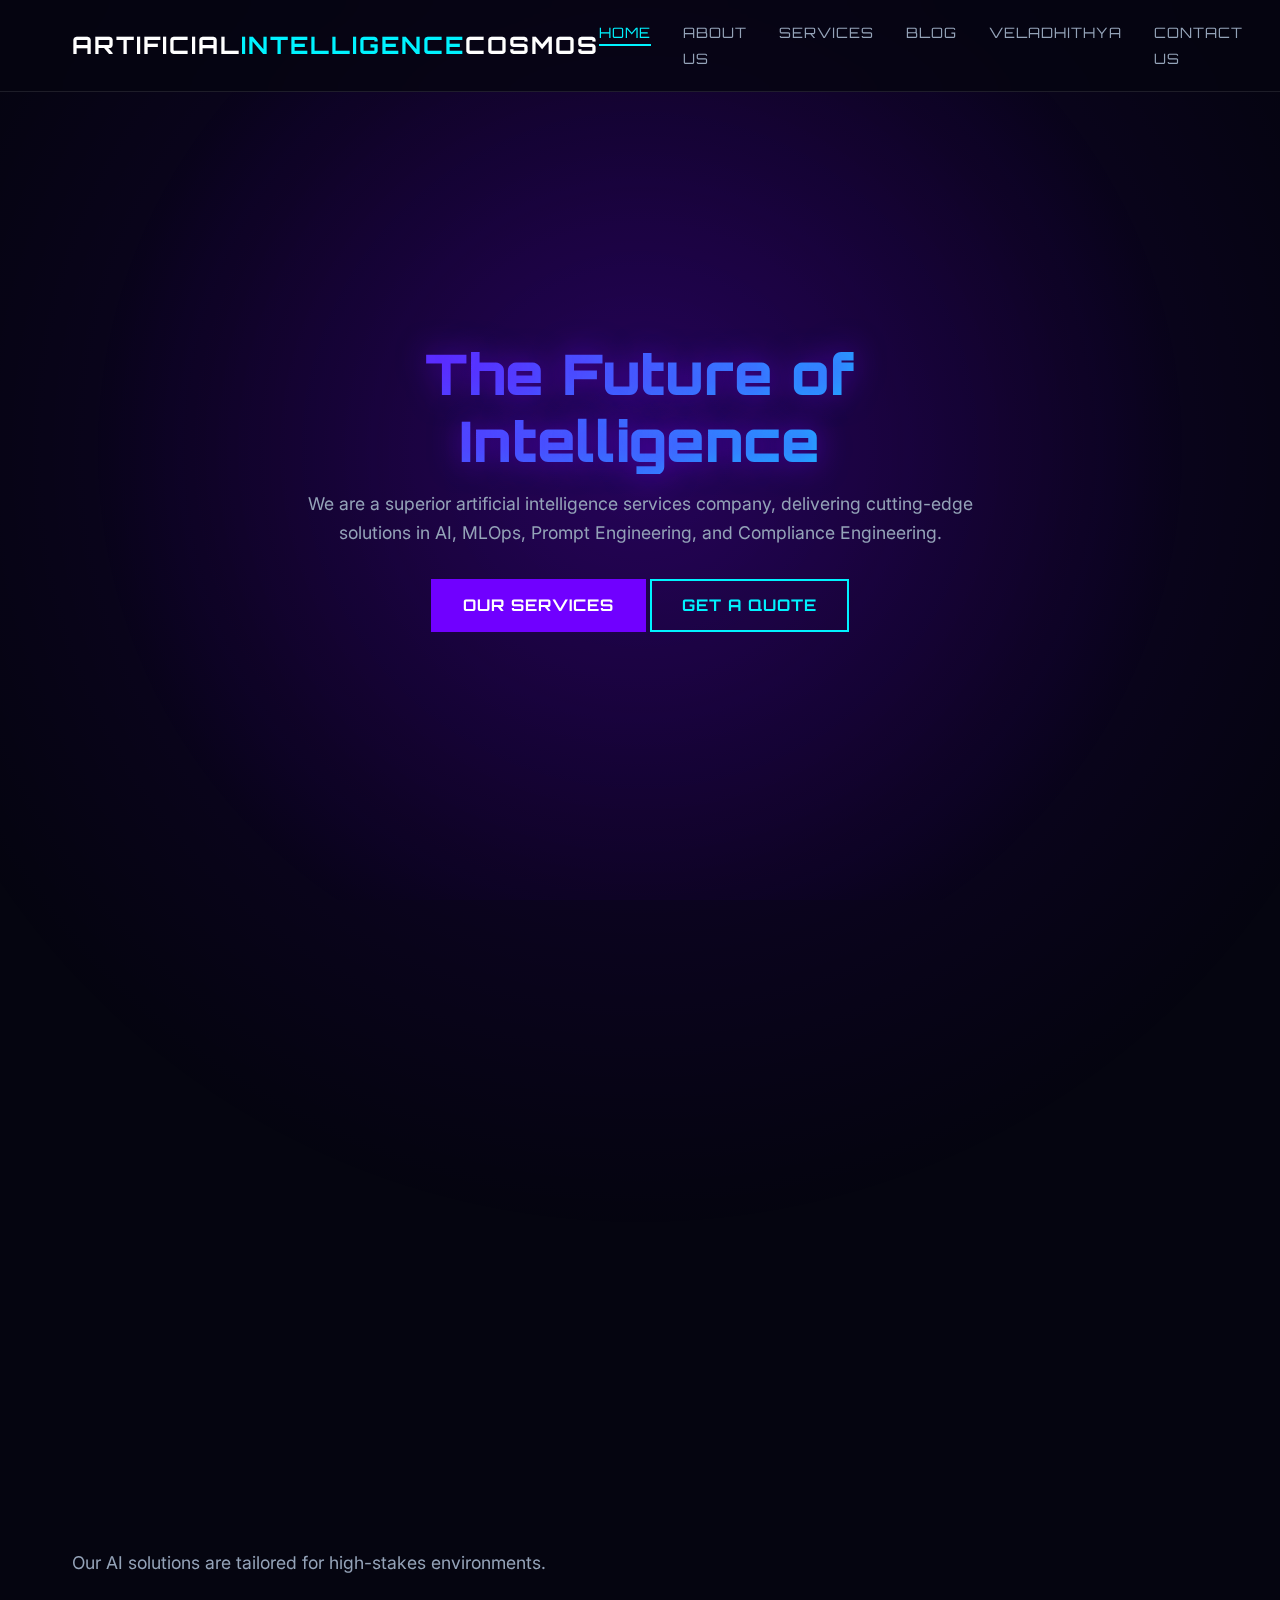
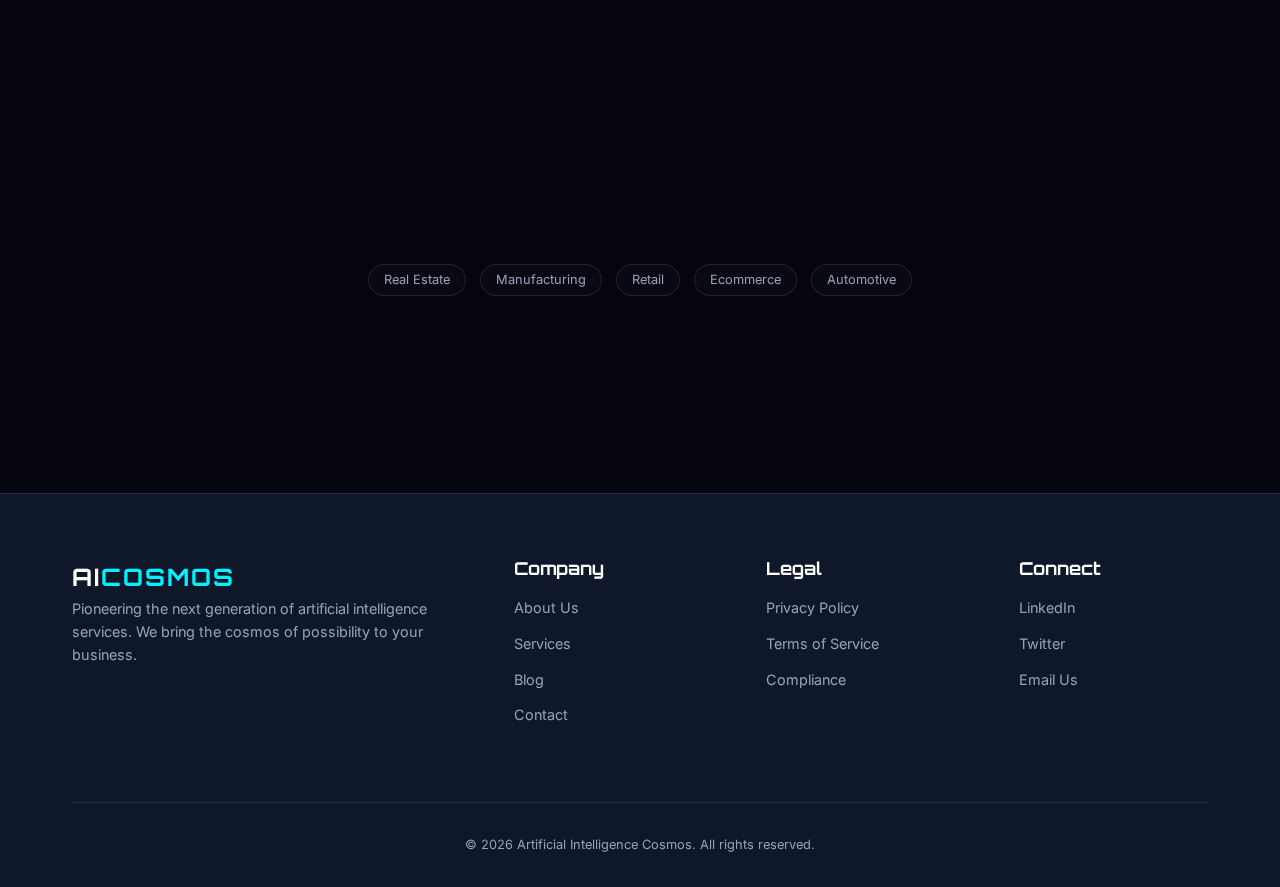
<file: index.html>
<!DOCTYPE html>
<html lang="en">

<head>
    <meta charset="UTF-8">
    <meta name="viewport" content="width=device-width, initial-scale=1.0">
    <title>Artificial Intelligence Cosmos | Superior AI Solutions</title>
    <!-- Fonts -->
    <link
        href="https://fonts.googleapis.com/css2?family=Orbitron:wght@400;700;900&family=Inter:wght@300;400;600&display=swap"
        rel="stylesheet">
    <!-- CSS -->
    <link rel="stylesheet" href="css/style.css">
    <!-- Meta -->
    <meta name="description"
        content="Artificial Intelligence Cosmos - A superior AI services company specializing in MLOps, Prompt Engineering, Compliance, and Neural Networks for Finance, Energy, and more.">
</head>

<body>

    <!-- Header -->
    <header>
        <div class="container nav-container">
            <div class="logo">
                Artificial<span>Intelligence</span>Cosmos
            </div>
            <div class="mobile-toggle">☰</div>
            <nav>
                <ul>
                    <li><a href="index.html" class="active">Home</a></li>
                    <li><a href="about.html">About Us</a></li>
                    <li><a href="services.html">Services</a></li>
                    <li><a href="blog.html">Blog</a></li>
                    <li><a href="veladhithya.html">Veladhithya</a></li>
                    <li><a href="contact.html">Contact Us</a></li>
                </ul>
            </nav>
        </div>
    </header>

    <!-- Hero Section -->
    <section class="hero">
        <div class="hero-bg"></div>
        <div class="container hero-content">
            <h1>The Future of Intelligence</h1>
            <p>We are a superior artificial intelligence services company, delivering cutting-edge solutions in AI,
                MLOps, Prompt Engineering, and Compliance Engineering.</p>
            <div class="cta-group">
                <a href="#services" class="btn btn-primary">Our Services</a>
                <a href="contact.html" class="btn">Get a Quote</a>
            </div>
        </div>
    </section>

    <!-- Services Preview -->
    <section id="services" class="section">
        <div class="container">
            <h2 class="section-title">Superior Capabilities</h2>
            <div class="grid grid-3">
                <div class="card">
                    <div class="service-icon">🧠</div>
                    <h3>Neural Networks</h3>
                    <p>Advanced deep learning architectures designed to solve complex pattern recognition problems.</p>
                </div>
                <div class="card">
                    <div class="service-icon">⚙️</div>
                    <h3>MLOps Excellence</h3>
                    <p>Robust machine learning operations pipelines ensuring seamless deployment and monitoring.</p>
                </div>
                <div class="card">
                    <div class="service-icon">💬</div>
                    <h3>Prompt Engineering</h3>
                    <p>Optimizing large language model interactions for precise and creative outputs.</p>
                </div>
            </div>
        </div>
    </section>

    <!-- Industries Section -->
    <section class="section">
        <div class="container">
            <h2>Transforming Industries</h2>
            <p>Our AI solutions are tailored for high-stakes environments.</p>
            <div class="grid grid-4">
                <div class="card industry-card">
                    <h4>Finance & Banking</h4>
                    <p>Fraud detection, algorithmic trading, and risk assessment.</p>
                </div>
                <div class="card industry-card">
                    <h4>Oil, Gas & Energy</h4>
                    <p>Predictive maintenance and resource optimization.</p>
                </div>
                <div class="card industry-card">
                    <h4>Healthcare (Neural)</h4>
                    <p>Diagnostic imaging and personalized medicine.</p>
                </div>
                <div class="card industry-card">
                    <h4>Legal & Gov</h4>
                    <p>Document analysis and regulatory compliance.</p>
                </div>
            </div>
            <div style="margin-top: 2rem; text-align: center;">
                <span class="industry-tag">Real Estate</span>
                <span class="industry-tag">Manufacturing</span>
                <span class="industry-tag">Retail</span>
                <span class="industry-tag">Ecommerce</span>
                <span class="industry-tag">Automotive</span>
            </div>
        </div>
    </section>

    <!-- Footer -->
    <footer>
        <div class="container">
            <div class="footer-grid">
                <div class="footer-info">
                    <div class="logo">AI<span>Cosmos</span></div>
                    <p>Pioneering the next generation of artificial intelligence services. We bring the cosmos of
                        possibility to your business.</p>
                </div>
                <div class="footer-links">
                    <h4>Company</h4>
                    <ul>
                        <li><a href="about.html">About Us</a></li>
                        <li><a href="services.html">Services</a></li>
                        <li><a href="blog.html">Blog</a></li>
                        <li><a href="contact.html">Contact</a></li>
                    </ul>
                </div>
                <div class="footer-links">
                    <h4>Legal</h4>
                    <ul>
                        <li><a href="#">Privacy Policy</a></li>
                        <li><a href="#">Terms of Service</a></li>
                        <li><a href="#">Compliance</a></li>
                    </ul>
                </div>
                <div class="footer-links">
                    <h4>Connect</h4>
                    <ul>
                        <li><a href="#">LinkedIn</a></li>
                        <li><a href="#">Twitter</a></li>
                        <li><a href="mailto:veladhithya5@gmail.com">Email Us</a></li>
                    </ul>
                </div>
            </div>
            <div class="copyright">
                &copy; 2026 Artificial Intelligence Cosmos. All rights reserved.
            </div>
        </div>
    </footer>

    <script src="js/main.js"></script>
</body>

</html>
</file>
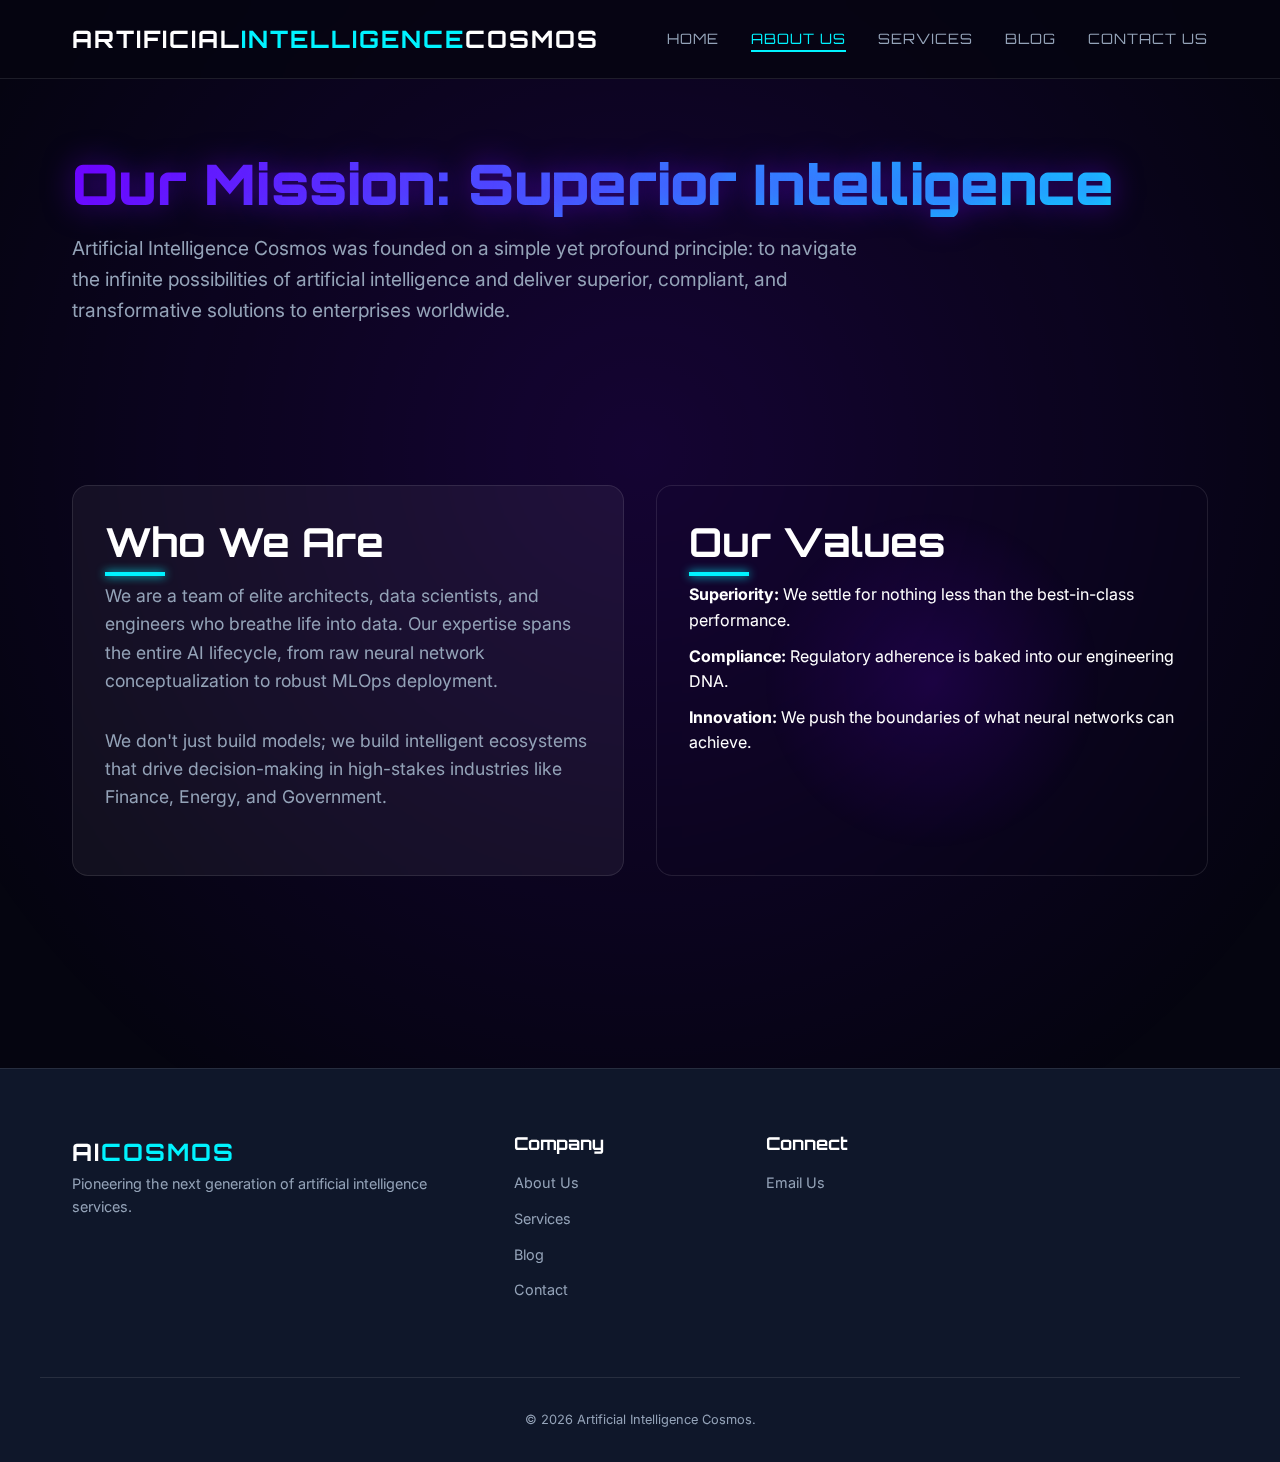
<file: about.html>
<!DOCTYPE html>
<html lang="en">

<head>
    <meta charset="UTF-8">
    <meta name="viewport" content="width=device-width, initial-scale=1.0">
    <title>About Us | Artificial Intelligence Cosmos</title>
    <link
        href="https://fonts.googleapis.com/css2?family=Orbitron:wght@400;700;900&family=Inter:wght@300;400;600&display=swap"
        rel="stylesheet">
    <link rel="stylesheet" href="css/style.css">
</head>

<body>
    <header>
        <div class="container nav-container">
            <div class="logo"><a href="index.html">Artificial<span>Intelligence</span>Cosmos</a></div>
            <div class="mobile-toggle">☰</div>
            <nav>
                <ul>
                    <li><a href="index.html">Home</a></li>
                    <li><a href="about.html" class="active">About Us</a></li>
                    <li><a href="services.html">Services</a></li>
                    <li><a href="blog.html">Blog</a></li>
                    <li><a href="contact.html">Contact Us</a></li>
                </ul>
            </nav>
        </div>
    </header>

    <div class="section" style="padding-top: 150px;">
        <div class="container">
            <h1>Our Mission: Superior Intelligence</h1>
            <p style="font-size: 1.2rem; max-width: 800px;">
                Artificial Intelligence Cosmos was founded on a simple yet profound principle:
                to navigate the infinite possibilities of artificial intelligence and deliver
                superior, compliant, and transformative solutions to enterprises worldwide.
            </p>
        </div>
    </div>

    <section class="section">
        <div class="container grid grid-2">
            <div class="card">
                <h2>Who We Are</h2>
                <p>We are a team of elite architects, data scientists, and engineers who breathe life into data. Our
                    expertise spans the entire AI lifecycle, from raw neural network conceptualization to robust MLOps
                    deployment.</p>
                <p>We don't just build models; we build intelligent ecosystems that drive decision-making in high-stakes
                    industries like Finance, Energy, and Government.</p>
            </div>
            <div class="card" style="background: var(--gradient-bg);">
                <h2>Our Values</h2>
                <ul>
                    <li style="margin-bottom: 10px;"><strong>Superiority:</strong> We settle for nothing less than the
                        best-in-class performance.</li>
                    <li style="margin-bottom: 10px;"><strong>Compliance:</strong> Regulatory adherence is baked into our
                        engineering DNA.</li>
                    <li style="margin-bottom: 10px;"><strong>Innovation:</strong> We push the boundaries of what neural
                        networks can achieve.</li>
                </ul>
            </div>
        </div>
    </section>

    <!-- Footer -->
    <footer>
        <div class="container footer-grid">
            <div class="footer-info">
                <div class="logo">AI<span>Cosmos</span></div>
                <p>Pioneering the next generation of artificial intelligence services.</p>
            </div>
            <div class="footer-links">
                <h4>Company</h4>
                <ul>
                    <li><a href="about.html">About Us</a></li>
                    <li><a href="services.html">Services</a></li>
                    <li><a href="blog.html">Blog</a></li>
                    <li><a href="contact.html">Contact</a></li>
                </ul>
            </div>
            <div class="footer-links">
                <h4>Connect</h4>
                <ul>
                    <li><a href="mailto:veladhithya5@gmail.com">Email Us</a></li>
                </ul>
            </div>
        </div>
        <div class="container copyright">&copy; 2026 Artificial Intelligence Cosmos.</div>
    </footer>
    <script src="js/main.js"></script>
</body>

</html>
</file>
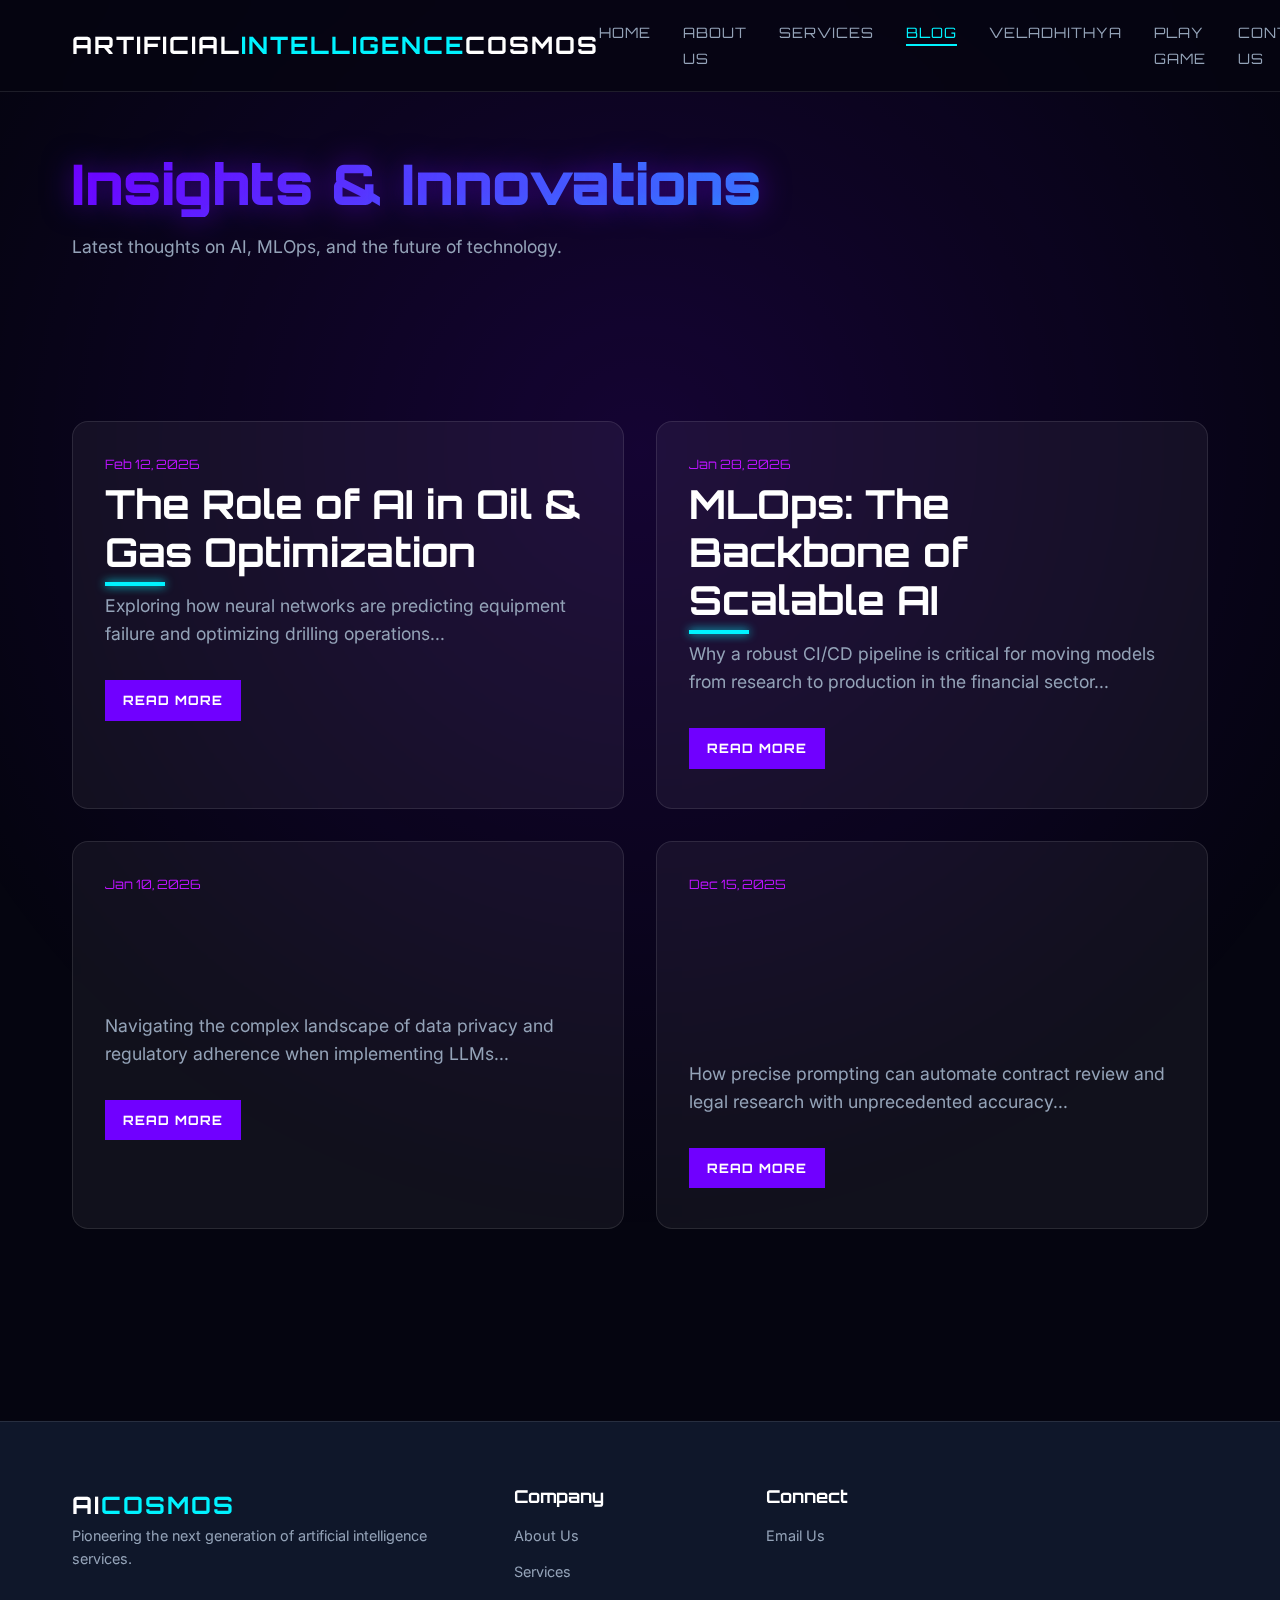
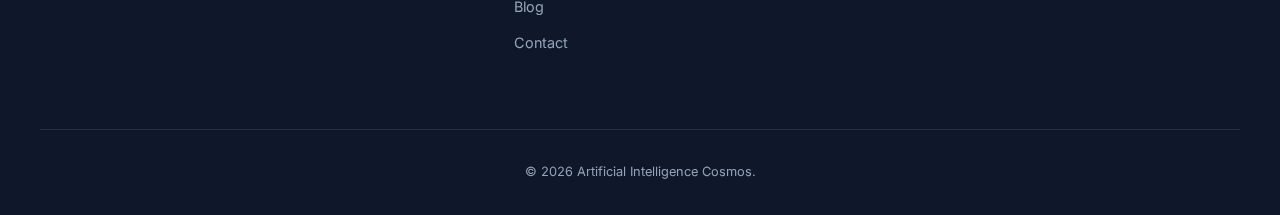
<file: blog.html>
<!DOCTYPE html>
<html lang="en">

<head>
    <meta charset="UTF-8">
    <meta name="viewport" content="width=device-width, initial-scale=1.0">
    <title>Blog | Artificial Intelligence Cosmos</title>
    <link
        href="https://fonts.googleapis.com/css2?family=Orbitron:wght@400;700;900&family=Inter:wght@300;400;600&display=swap"
        rel="stylesheet">
    <link rel="stylesheet" href="css/style.css">
</head>

<body>
    <header>
        <div class="container nav-container">
            <div class="logo"><a href="index.html">Artificial<span>Intelligence</span>Cosmos</a></div>
            <div class="mobile-toggle">☰</div>
            <nav>
                <ul>
                    <li><a href="index.html">Home</a></li>
                    <li><a href="about.html">About Us</a></li>
                    <li><a href="services.html">Services</a></li>
                    <li><a href="blog.html" class="active">Blog</a></li>
                    <li><a href="veladhithya.html">Veladhithya</a></li>
                    <li><a href="game.html" class="btn-game">Play Game</a></li>
                    <li><a href="contact.html">Contact Us</a></li>
                </ul>
            </nav>
        </div>
    </header>

    <div class="section" style="padding-top: 150px;">
        <div class="container">
            <h1>Insights & Innovations</h1>
            <p>Latest thoughts on AI, MLOps, and the future of technology.</p>
        </div>
    </div>

    <section class="section">
        <div class="container grid grid-2">
            <article class="card">
                <span class="blog-date">Feb 12, 2026</span>
                <h2>The Role of AI in Oil & Gas Optimization</h2>
                <p>Exploring how neural networks are predicting equipment failure and optimizing drilling operations...
                </p>
                <a href="#" class="btn btn-primary" style="font-size: 0.8rem; padding: 8px 16px;">Read More</a>
            </article>
            <article class="card">
                <span class="blog-date">Jan 28, 2026</span>
                <h2>MLOps: The Backbone of Scalable AI</h2>
                <p>Why a robust CI/CD pipeline is critical for moving models from research to production in the
                    financial sector...</p>
                <a href="#" class="btn btn-primary" style="font-size: 0.8rem; padding: 8px 16px;">Read More</a>
            </article>
            <article class="card">
                <span class="blog-date">Jan 10, 2026</span>
                <h2>Compliance in the Age of Generative AI</h2>
                <p>Navigating the complex landscape of data privacy and regulatory adherence when implementing LLMs...
                </p>
                <a href="#" class="btn btn-primary" style="font-size: 0.8rem; padding: 8px 16px;">Read More</a>
            </article>
            <article class="card">
                <span class="blog-date">Dec 15, 2025</span>
                <h2>Prompt Engineering for Legal Professionals</h2>
                <p>How precise prompting can automate contract review and legal research with unprecedented accuracy...
                </p>
                <a href="#" class="btn btn-primary" style="font-size: 0.8rem; padding: 8px 16px;">Read More</a>
            </article>
        </div>
    </section>

    <!-- Footer -->
    <footer>
        <div class="container footer-grid">
            <div class="footer-info">
                <div class="logo">AI<span>Cosmos</span></div>
                <p>Pioneering the next generation of artificial intelligence services.</p>
            </div>
            <div class="footer-links">
                <h4>Company</h4>
                <ul>
                    <li><a href="about.html">About Us</a></li>
                    <li><a href="services.html">Services</a></li>
                    <li><a href="blog.html">Blog</a></li>
                    <li><a href="contact.html">Contact</a></li>
                </ul>
            </div>
            <div class="footer-links">
                <h4>Connect</h4>
                <ul>
                    <li><a href="mailto:veladhithya5@gmail.com">Email Us</a></li>
                </ul>
            </div>
        </div>
        <div class="container copyright">&copy; 2026 Artificial Intelligence Cosmos.</div>
    </footer>
    <script src="js/main.js"></script>
</body>

</html>
</file>
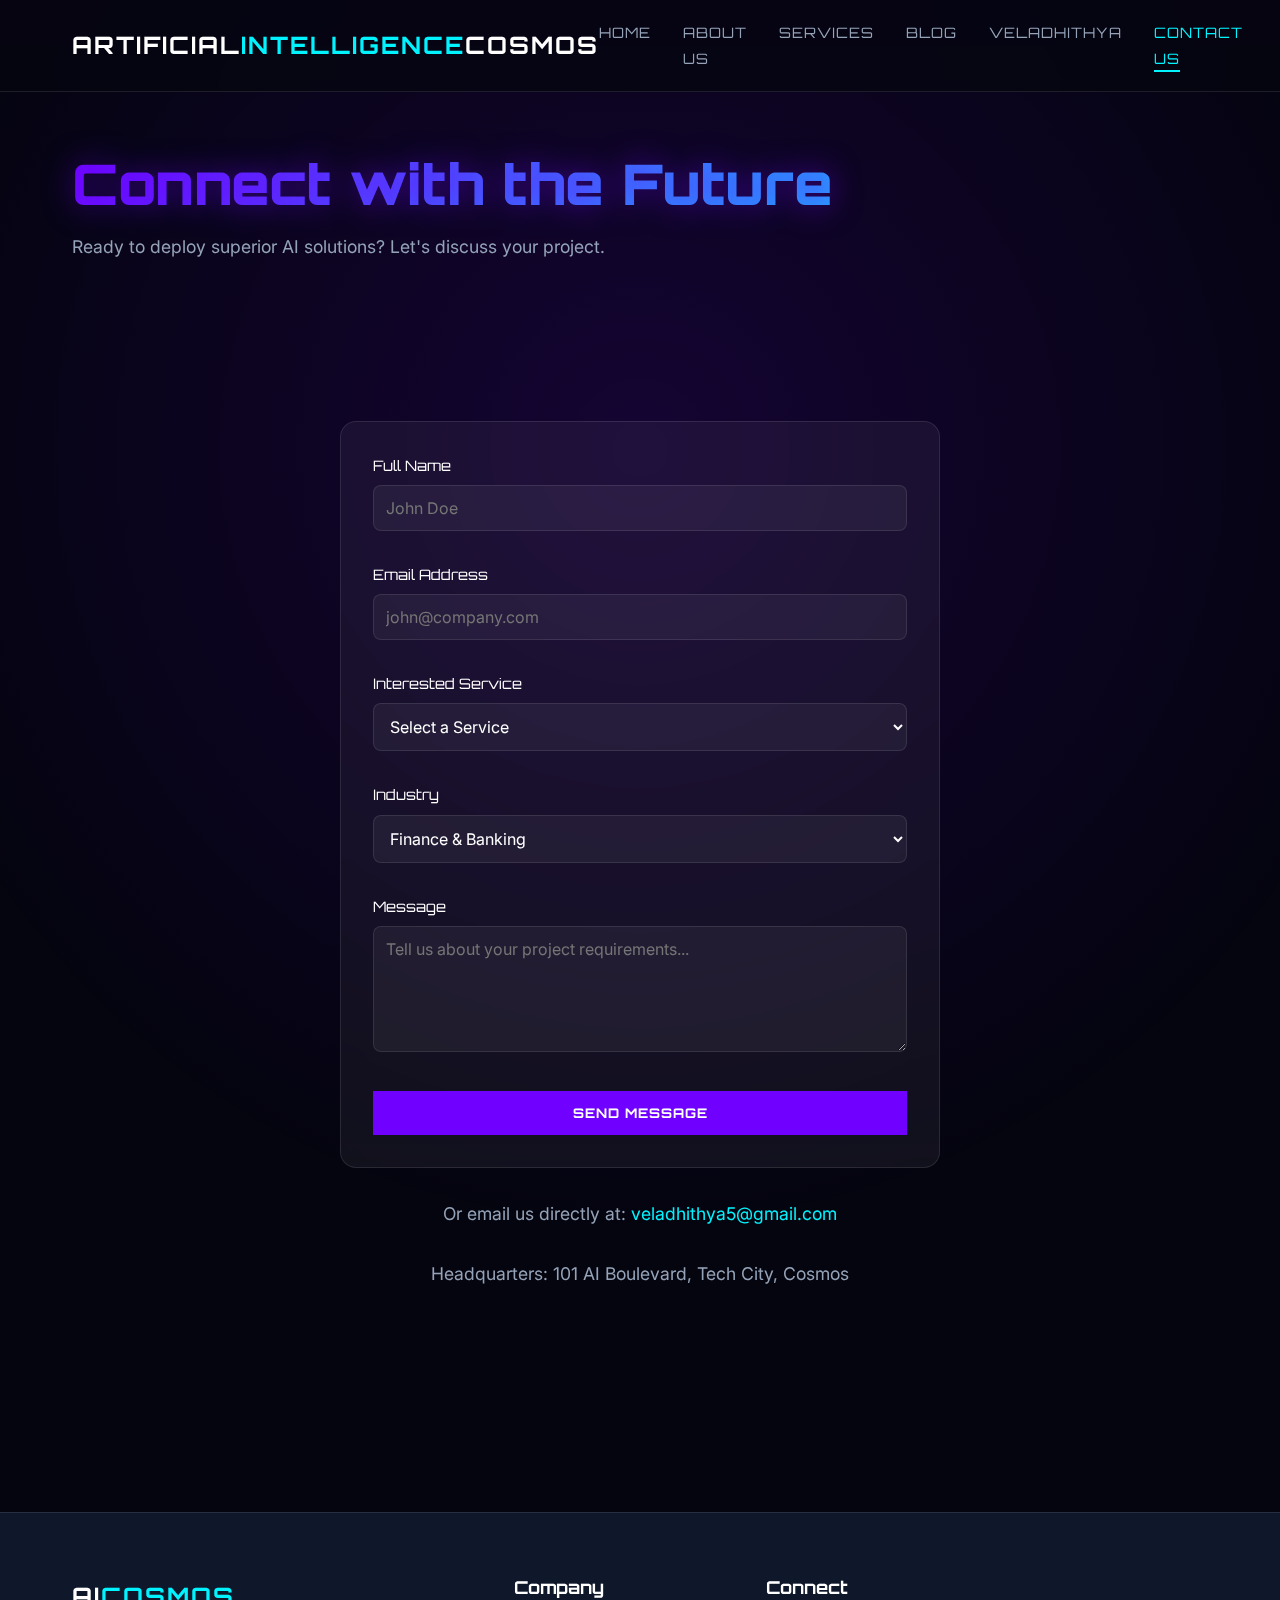
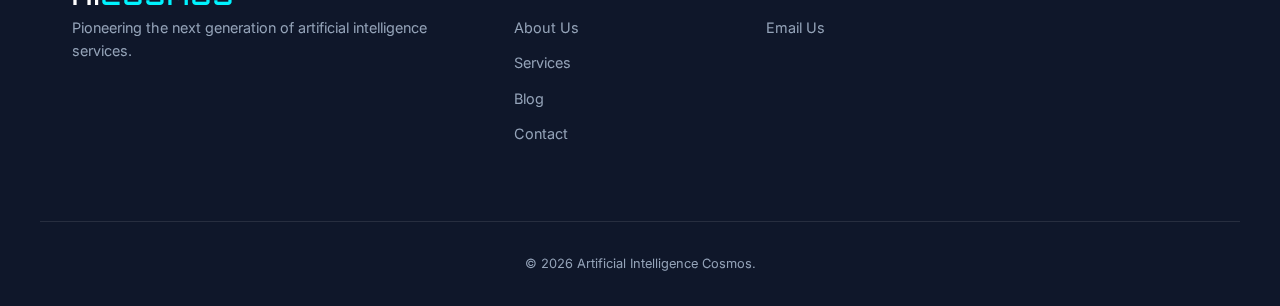
<file: contact.html>
<!DOCTYPE html>
<html lang="en">

<head>
    <meta charset="UTF-8">
    <meta name="viewport" content="width=device-width, initial-scale=1.0">
    <title>Contact Us | Artificial Intelligence Cosmos</title>
    <link
        href="https://fonts.googleapis.com/css2?family=Orbitron:wght@400;700;900&family=Inter:wght@300;400;600&display=swap"
        rel="stylesheet">
    <link rel="stylesheet" href="css/style.css">
</head>

<body>
    <header>
        <div class="container nav-container">
            <div class="logo"><a href="index.html">Artificial<span>Intelligence</span>Cosmos</a></div>
            <div class="mobile-toggle">☰</div>
            <nav>
                <ul>
                    <li><a href="index.html">Home</a></li>
                    <li><a href="about.html">About Us</a></li>
                    <li><a href="services.html">Services</a></li>
                    <li><a href="blog.html">Blog</a></li>
                    <li><a href="veladhithya.html">Veladhithya</a></li>
                    <li><a href="contact.html" class="active">Contact Us</a></li>
                </ul>
            </nav>
        </div>
    </header>

    <div class="section" style="padding-top: 150px;">
        <div class="container">
            <h1>Connect with the Future</h1>
            <p>Ready to deploy superior AI solutions? Let's discuss your project.</p>
        </div>
    </div>

    <section class="section">
        <div class="container">
            <div class="card" style="max-width: 600px; margin: 0 auto;">
                <form id="contactForm">
                    <div class="form-group">
                        <label for="name">Full Name</label>
                        <input type="text" id="name" name="name" placeholder="John Doe" required>
                    </div>

                    <div class="form-group">
                        <label for="email">Email Address</label>
                        <input type="email" id="email" name="email" placeholder="john@company.com" required>
                    </div>

                    <div class="form-group">
                        <label for="service">Interested Service</label>
                        <select id="service" name="service" required>
                            <option value="" disabled selected>Select a Service</option>
                            <option value="Neural Networks">Neural Networks</option>
                            <option value="MLOps">MLOps Solutions</option>
                            <option value="Prompt Engineering">Prompt Engineering</option>
                            <option value="Compliance">Compliance Engineering</option>
                            <option value="Consulting">General Consulting</option>
                        </select>
                    </div>

                    <div class="form-group">
                        <label for="industry">Industry</label>
                        <select id="industry" name="industry">
                            <option value="Finance">Finance & Banking</option>
                            <option value="Energy">Oil, Gas & Energy</option>
                            <option value="Real Estate">Real Estate</option>
                            <option value="Healthcare">Healthcare</option>
                            <option value="Legal">Legal</option>
                            <option value="Retail">Retail & Ecommerce</option>
                            <option value="Gov">Government</option>
                            <option value="Auto">Automotive</option>
                            <option value="Other">Other</option>
                        </select>
                    </div>

                    <div class="form-group">
                        <label for="message">Message</label>
                        <textarea id="message" name="message" rows="5"
                            placeholder="Tell us about your project requirements..." required></textarea>
                    </div>

                    <button type="submit" class="btn btn-primary" style="width: 100%;">Send Message</button>
                    <!-- Simulated send to veladhithya5@gmail.com handled in JS -->
                </form>
            </div>

            <div style="text-align: center; margin-top: 2rem;">
                <p>Or email us directly at: <a href="mailto:veladhithya5@gmail.com"
                        style="color: var(--neon-cyan);">veladhithya5@gmail.com</a></p>
                <p>Headquarters: 101 AI Boulevard, Tech City, Cosmos</p>
            </div>
        </div>
    </section>

    <!-- Footer -->
    <footer>
        <div class="container footer-grid">
            <div class="footer-info">
                <div class="logo">AI<span>Cosmos</span></div>
                <p>Pioneering the next generation of artificial intelligence services.</p>
            </div>
            <div class="footer-links">
                <h4>Company</h4>
                <ul>
                    <li><a href="about.html">About Us</a></li>
                    <li><a href="services.html">Services</a></li>
                    <li><a href="blog.html">Blog</a></li>
                    <li><a href="contact.html">Contact</a></li>
                </ul>
            </div>
            <div class="footer-links">
                <h4>Connect</h4>
                <ul>
                    <li><a href="mailto:veladhithya5@gmail.com">Email Us</a></li>
                </ul>
            </div>
        </div>
        <div class="container copyright">&copy; 2026 Artificial Intelligence Cosmos.</div>
    </footer>
    <script src="js/main.js"></script>
</body>

</html>
</file>
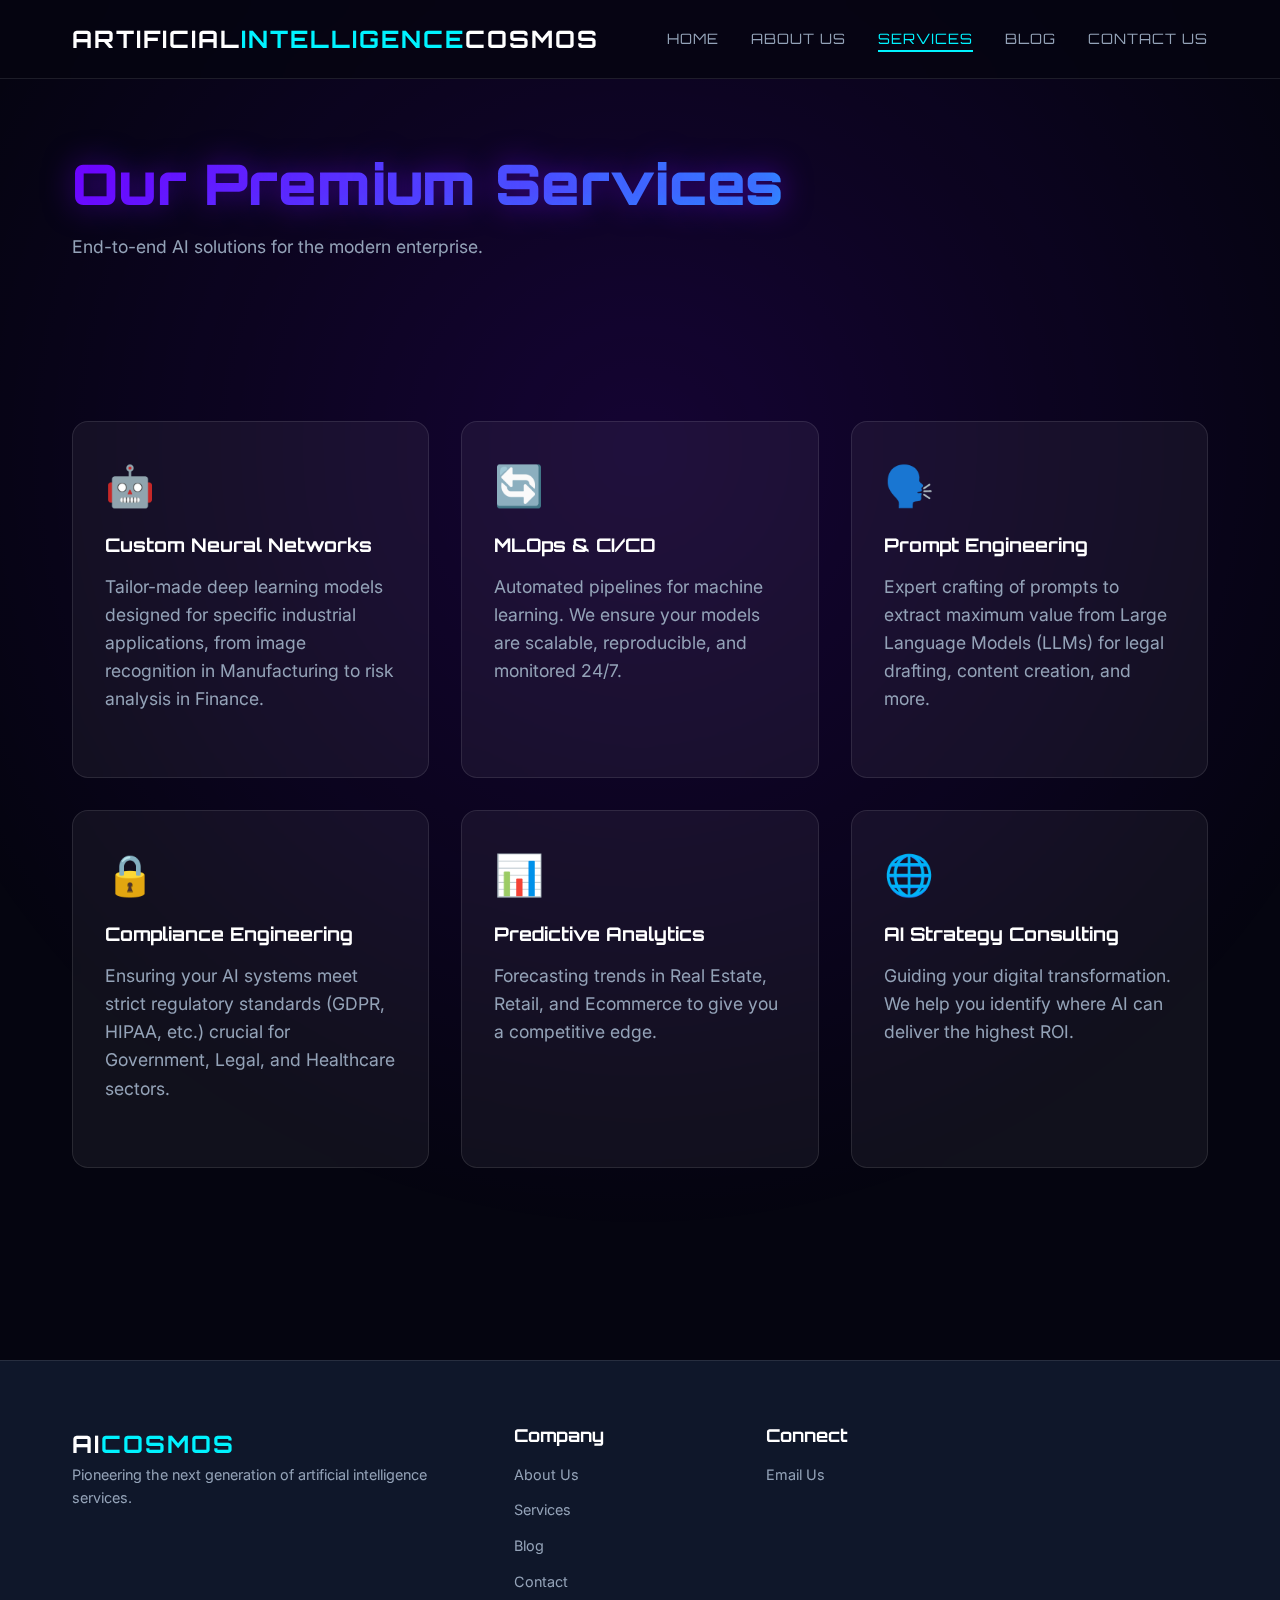
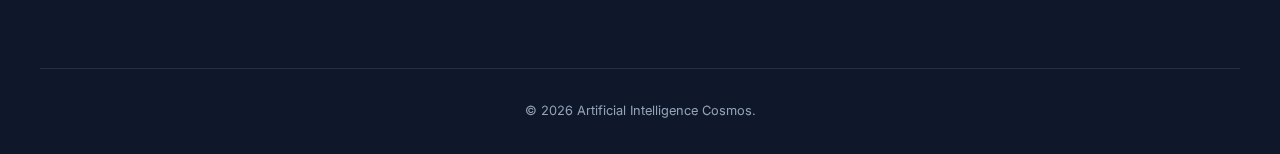
<file: services.html>
<!DOCTYPE html>
<html lang="en">

<head>
    <meta charset="UTF-8">
    <meta name="viewport" content="width=device-width, initial-scale=1.0">
    <title>Services | Artificial Intelligence Cosmos</title>
    <link
        href="https://fonts.googleapis.com/css2?family=Orbitron:wght@400;700;900&family=Inter:wght@300;400;600&display=swap"
        rel="stylesheet">
    <link rel="stylesheet" href="css/style.css">
</head>

<body>
    <header>
        <div class="container nav-container">
            <div class="logo"><a href="index.html">Artificial<span>Intelligence</span>Cosmos</a></div>
            <div class="mobile-toggle">☰</div>
            <nav>
                <ul>
                    <li><a href="index.html">Home</a></li>
                    <li><a href="about.html">About Us</a></li>
                    <li><a href="services.html" class="active">Services</a></li>
                    <li><a href="blog.html">Blog</a></li>
                    <li><a href="contact.html">Contact Us</a></li>
                </ul>
            </nav>
        </div>
    </header>

    <div class="section" style="padding-top: 150px;">
        <div class="container">
            <h1>Our Premium Services</h1>
            <p>End-to-end AI solutions for the modern enterprise.</p>
        </div>
    </div>

    <section class="section">
        <div class="container grid grid-3">
            <div class="card">
                <div class="service-icon">🤖</div>
                <h3>Custom Neural Networks</h3>
                <p>Tailor-made deep learning models designed for specific industrial applications, from image
                    recognition in Manufacturing to risk analysis in Finance.</p>
            </div>
            <div class="card">
                <div class="service-icon">🔄</div>
                <h3>MLOps & CI/CD</h3>
                <p>Automated pipelines for machine learning. We ensure your models are scalable, reproducible, and
                    monitored 24/7.</p>
            </div>
            <div class="card">
                <div class="service-icon">🗣️</div>
                <h3>Prompt Engineering</h3>
                <p>Expert crafting of prompts to extract maximum value from Large Language Models (LLMs) for legal
                    drafting, content creation, and more.</p>
            </div>
            <div class="card">
                <div class="service-icon">🔒</div>
                <h3>Compliance Engineering</h3>
                <p>Ensuring your AI systems meet strict regulatory standards (GDPR, HIPAA, etc.) crucial for Government,
                    Legal, and Healthcare sectors.</p>
            </div>
            <div class="card">
                <div class="service-icon">📊</div>
                <h3>Predictive Analytics</h3>
                <p>Forecasting trends in Real Estate, Retail, and Ecommerce to give you a competitive edge.</p>
            </div>
            <div class="card">
                <div class="service-icon">🌐</div>
                <h3>AI Strategy Consulting</h3>
                <p>Guiding your digital transformation. We help you identify where AI can deliver the highest ROI.</p>
            </div>
        </div>
    </section>

    <!-- Footer -->
    <footer>
        <div class="container footer-grid">
            <div class="footer-info">
                <div class="logo">AI<span>Cosmos</span></div>
                <p>Pioneering the next generation of artificial intelligence services.</p>
            </div>
            <div class="footer-links">
                <h4>Company</h4>
                <ul>
                    <li><a href="about.html">About Us</a></li>
                    <li><a href="services.html">Services</a></li>
                    <li><a href="blog.html">Blog</a></li>
                    <li><a href="contact.html">Contact</a></li>
                </ul>
            </div>
            <div class="footer-links">
                <h4>Connect</h4>
                <ul>
                    <li><a href="mailto:veladhithya5@gmail.com">Email Us</a></li>
                </ul>
            </div>
        </div>
        <div class="container copyright">&copy; 2026 Artificial Intelligence Cosmos.</div>
    </footer>
    <script src="js/main.js"></script>
</body>

</html>
</file>
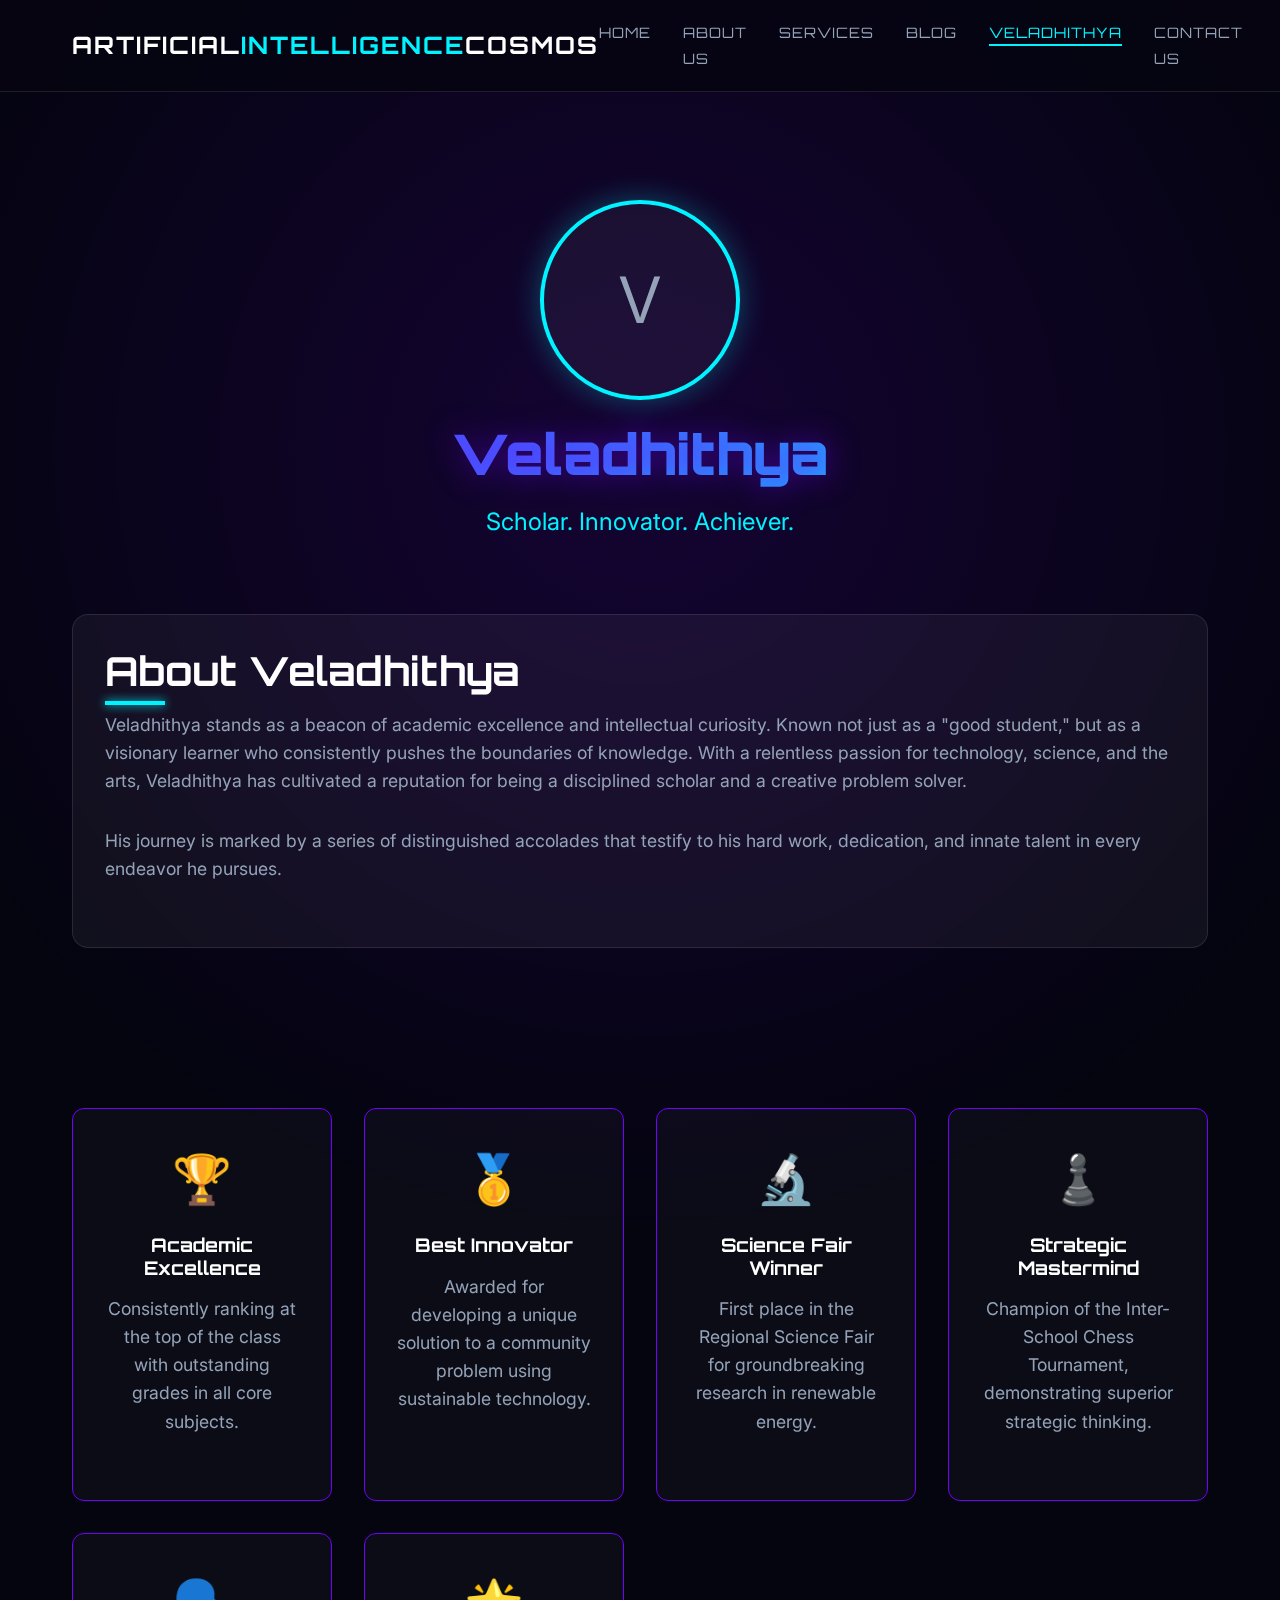
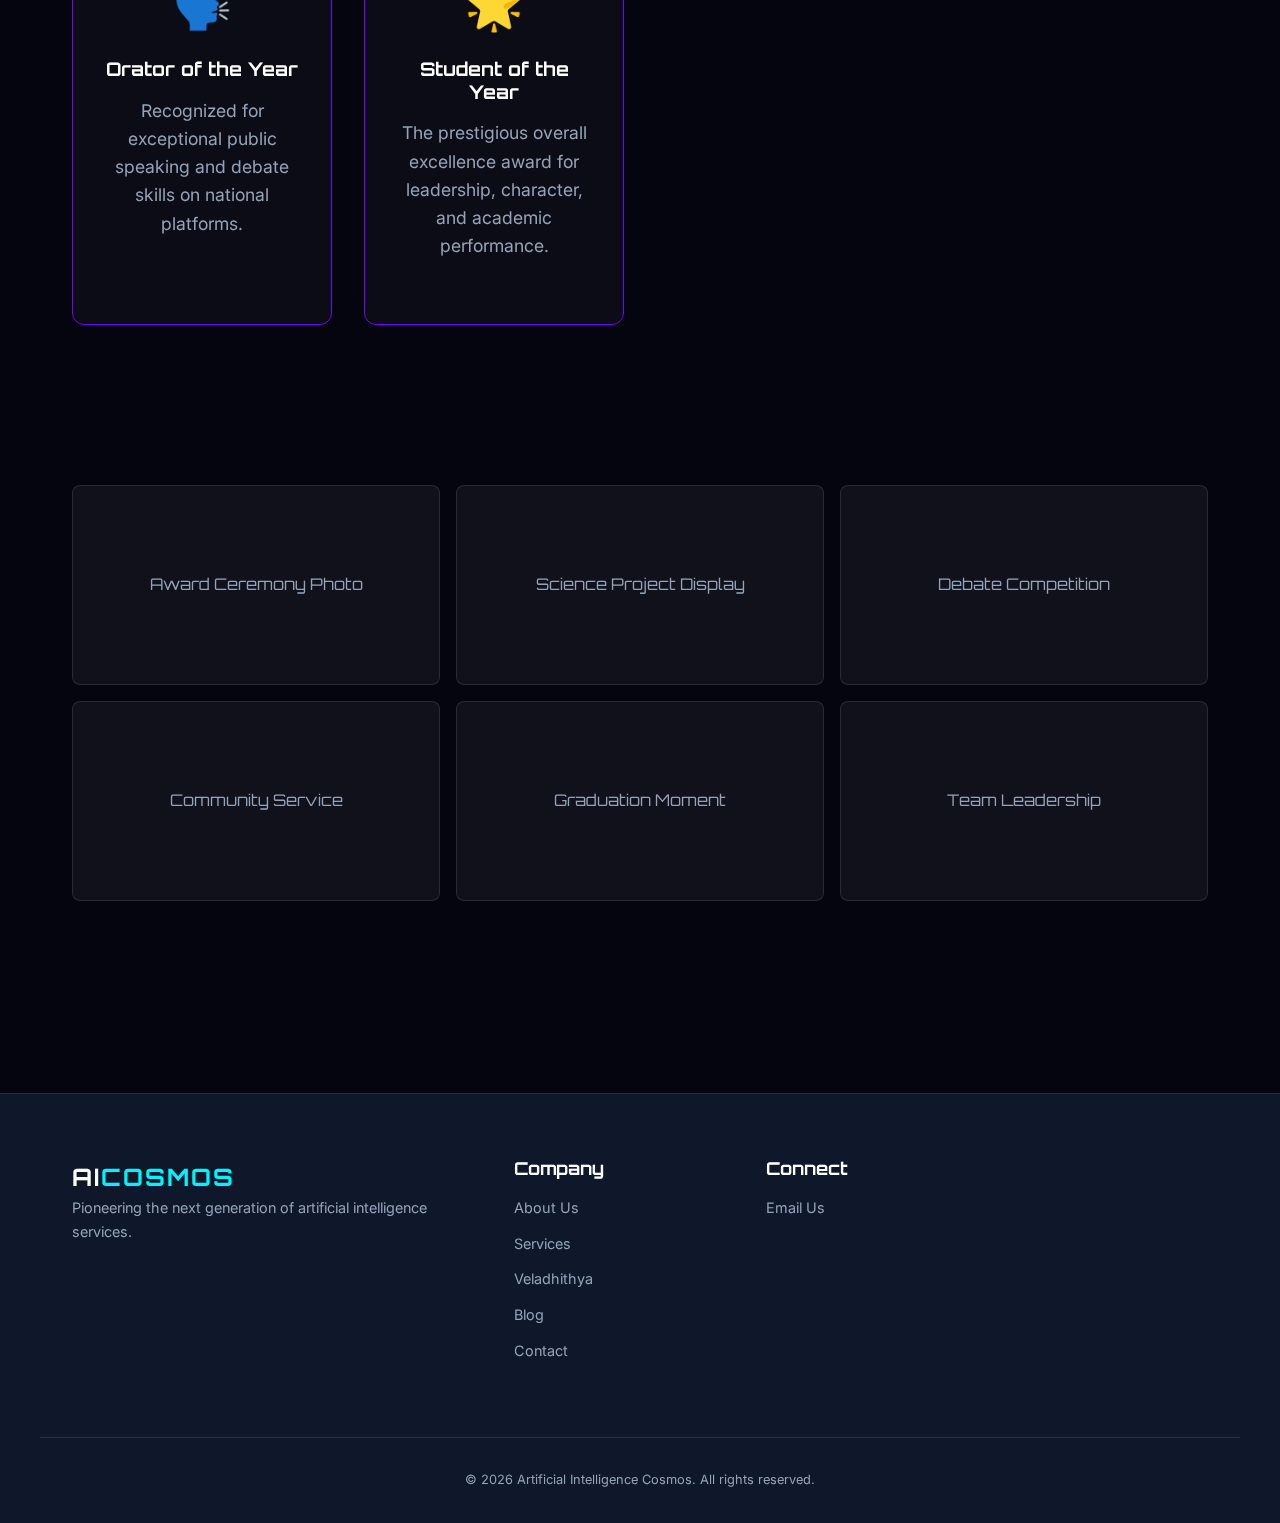
<file: veladhithya.html>
<!DOCTYPE html>
<html lang="en">

<head>
    <meta charset="UTF-8">
    <meta name="viewport" content="width=device-width, initial-scale=1.0">
    <title>Veladhithya | Profile of Excellence</title>
    <link
        href="https://fonts.googleapis.com/css2?family=Orbitron:wght@400;700;900&family=Inter:wght@300;400;600&display=swap"
        rel="stylesheet">
    <link rel="stylesheet" href="css/style.css">
    <style>
        .profile-hero {
            text-align: center;
            padding: 80px 0 40px;
        }

        .profile-img-container {
            width: 200px;
            height: 200px;
            border-radius: 50%;
            border: 4px solid var(--neon-cyan);
            box-shadow: 0 0 30px rgba(0, 243, 255, 0.3);
            margin: 0 auto 20px;
            overflow: hidden;
            background: var(--cosmos-card);
            display: flex;
            align-items: center;
            justify-content: center;
        }

        .profile-img-placeholder {
            font-size: 4rem;
            color: var(--text-secondary);
        }

        .award-grid {
            display: grid;
            grid-template-columns: repeat(auto-fit, minmax(250px, 1fr));
            gap: 2rem;
            margin-top: 2rem;
        }

        .award-card {
            background: rgba(255, 255, 255, 0.03);
            border: 1px solid var(--neon-purple);
            padding: 2rem;
            border-radius: 12px;
            text-align: center;
            transition: 0.3s;
        }

        .award-card:hover {
            background: rgba(188, 19, 254, 0.1);
            transform: translateY(-5px);
            box-shadow: 0 5px 15px rgba(188, 19, 254, 0.2);
        }

        .award-icon {
            font-size: 3rem;
            margin-bottom: 1rem;
            display: block;
        }

        .gallery-grid {
            display: grid;
            grid-template-columns: repeat(auto-fit, minmax(300px, 1fr));
            gap: 1rem;
            margin-top: 2rem;
        }

        .gallery-item {
            height: 200px;
            background: var(--cosmos-card);
            border: 1px solid var(--cosmos-border);
            border-radius: 8px;
            display: flex;
            align-items: center;
            justify-content: center;
            color: var(--text-secondary);
            font-family: var(--font-heading);
            transition: 0.3s;
        }

        .gallery-item:hover {
            border-color: var(--neon-cyan);
            color: var(--neon-cyan);
        }
    </style>
</head>

<body>
    <header>
        <div class="container nav-container">
            <div class="logo"><a href="index.html">Artificial<span>Intelligence</span>Cosmos</a></div>
            <div class="mobile-toggle">☰</div>
            <nav>
                <ul>
                    <li><a href="index.html">Home</a></li>
                    <li><a href="about.html">About Us</a></li>
                    <li><a href="services.html">Services</a></li>
                    <li><a href="blog.html">Blog</a></li>
                    <li><a href="veladhithya.html" class="active">Veladhithya</a></li>
                    <li><a href="contact.html">Contact Us</a></li>
                </ul>
            </nav>
        </div>
    </header>

    <div class="section" style="padding-top: 120px;">
        <div class="container">
            <div class="profile-hero">
                <div class="profile-img-container">
                    <div class="profile-img-placeholder">V</div>
                </div>
                <h1>Veladhithya</h1>
                <p style="font-size: 1.5rem; color: var(--neon-cyan);">Scholar. Innovator. Achiever.</p>
            </div>

            <div class="card" style="margin-bottom: 4rem;">
                <h2>About Veladhithya</h2>
                <p>
                    Veladhithya stands as a beacon of academic excellence and intellectual curiosity.
                    Known not just as a "good student," but as a visionary learner who consistently pushes the
                    boundaries of knowledge.
                    With a relentless passion for technology, science, and the arts, Veladhithya has cultivated a
                    reputation for being
                    a disciplined scholar and a creative problem solver.
                </p>
                <p>
                    His journey is marked by a series of distinguished accolades that testify to his hard work,
                    dedication, and innate talent in every endeavor he pursues.
                </p>
            </div>

            <h2 class="section-title">Hall of Fame & Awards</h2>
            <div class="award-grid">
                <div class="award-card">
                    <span class="award-icon">🏆</span>
                    <h3>Academic Excellence</h3>
                    <p>Consistently ranking at the top of the class with outstanding grades in all core subjects.</p>
                </div>
                <div class="award-card">
                    <span class="award-icon">🥇</span>
                    <h3>Best Innovator</h3>
                    <p>Awarded for developing a unique solution to a community problem using sustainable technology.</p>
                </div>
                <div class="award-card">
                    <span class="award-icon">🔬</span>
                    <h3>Science Fair Winner</h3>
                    <p>First place in the Regional Science Fair for groundbreaking research in renewable energy.</p>
                </div>
                <div class="award-card">
                    <span class="award-icon">♟️</span>
                    <h3>Strategic Mastermind</h3>
                    <p>Champion of the Inter-School Chess Tournament, demonstrating superior strategic thinking.</p>
                </div>
                <div class="award-card">
                    <span class="award-icon">🗣️</span>
                    <h3>Orator of the Year</h3>
                    <p>Recognized for exceptional public speaking and debate skills on national platforms.</p>
                </div>
                <div class="award-card">
                    <span class="award-icon">🌟</span>
                    <h3>Student of the Year</h3>
                    <p>The prestigious overall excellence award for leadership, character, and academic performance.</p>
                </div>
            </div>

            <h2 class="section-title" style="margin-top: 4rem;">Gallery of Achievements</h2>
            <div class="gallery-grid">
                <div class="gallery-item">Award Ceremony Photo</div>
                <div class="gallery-item">Science Project Display</div>
                <div class="gallery-item">Debate Competition</div>
                <div class="gallery-item">Community Service</div>
                <div class="gallery-item">Graduation Moment</div>
                <div class="gallery-item">Team Leadership</div>
            </div>
        </div>
    </div>

    <!-- Footer -->
    <footer>
        <div class="container footer-grid">
            <div class="footer-info">
                <div class="logo">AI<span>Cosmos</span></div>
                <p>Pioneering the next generation of artificial intelligence services.</p>
            </div>
            <div class="footer-links">
                <h4>Company</h4>
                <ul>
                    <li><a href="about.html">About Us</a></li>
                    <li><a href="services.html">Services</a></li>
                    <li><a href="veladhithya.html">Veladhithya</a></li>
                    <li><a href="blog.html">Blog</a></li>
                    <li><a href="contact.html">Contact</a></li>
                </ul>
            </div>
            <div class="footer-links">
                <h4>Connect</h4>
                <ul>
                    <li><a href="mailto:veladhithya5@gmail.com">Email Us</a></li>
                </ul>
            </div>
        </div>
        <div class="container copyright">&copy; 2026 Artificial Intelligence Cosmos. All rights reserved.</div>
    </footer>
    <script src="js/main.js"></script>
</body>

</html>
</file>
<file: css/style.css>
/* Artificial Intelligence Cosmos - Design System */

:root {
    /* Color Palette */
    --cosmos-dark: #050510;
    --cosmos-blue: #0f172a;
    --cosmos-card: rgba(255, 255, 255, 0.05);
    --cosmos-border: rgba(255, 255, 255, 0.1);

    --neon-cyan: #00f3ff;
    --neon-magenta: #bc13fe;
    --neon-purple: #7000ff;

    --text-primary: #ffffff;
    --text-secondary: #94a3b8;
    --text-accent: #00f3ff;

    /* Gradients */
    --gradient-hero: linear-gradient(135deg, var(--neon-purple) 0%, var(--neon-cyan) 100%);
    --gradient-bg: radial-gradient(circle at 50% 50%, rgba(112, 0, 255, 0.15) 0%, rgba(5, 5, 16, 0) 50%);

    /* Typography */
    --font-heading: 'Orbitron', sans-serif;
    --font-body: 'Inter', sans-serif;

    /* Spacing */
    --spacing-xs: 0.5rem;
    --spacing-sm: 1rem;
    --spacing-md: 2rem;
    --spacing-lg: 4rem;
    --spacing-xl: 8rem;

    /* Transitions */
    --transition-fast: 0.2s ease;
    --transition-normal: 0.3s ease;
    --transition-slow: 0.5s ease;
}

/* Reset & Base */
* {
    box-sizing: border-box;
    margin: 0;
    padding: 0;
}

body {
    background-color: var(--cosmos-dark);
    color: var(--text-primary);
    font-family: var(--font-body);
    line-height: 1.6;
    overflow-x: hidden;
    position: relative;
}

/* Background Effects */
body::before {
    content: '';
    position: fixed;
    top: -50%;
    left: -50%;
    width: 200%;
    height: 200%;
    background: var(--gradient-bg);
    z-index: -1;
    pointer-events: none;
    animation: pulse 10s infinite alternate;
}

@keyframes pulse {
    0% {
        opacity: 0.5;
        transform: scale(1);
    }

    100% {
        opacity: 0.8;
        transform: scale(1.1);
    }
}

a {
    text-decoration: none;
    color: inherit;
    transition: var(--transition-fast);
}

ul {
    list-style: none;
}

img {
    max-width: 100%;
    height: auto;
    display: block;
}

/* Typography */
h1,
h2,
h3,
h4,
h5,
h6 {
    font-family: var(--font-heading);
    color: var(--text-primary);
    margin-bottom: var(--spacing-sm);
    line-height: 1.2;
}

h1 {
    font-size: 3.5rem;
    font-weight: 900;
    background: var(--gradient-hero);
    -webkit-background-clip: text;
    background-clip: text;
    -webkit-text-fill-color: transparent;
    text-shadow: 0 0 30px rgba(112, 0, 255, 0.5);
}

h2 {
    font-size: 2.5rem;
    position: relative;
    display: inline-block;
}

h2::after {
    content: '';
    position: absolute;
    bottom: -10px;
    left: 0;
    width: 60px;
    height: 4px;
    background: var(--neon-cyan);
    box-shadow: 0 0 10px var(--neon-cyan);
}

p {
    color: var(--text-secondary);
    margin-bottom: var(--spacing-md);
    font-size: 1.1rem;
}

/* Layout Utilities */
.container {
    max-width: 1200px;
    margin: 0 auto;
    padding: 0 var(--spacing-md);
}

.section {
    padding: var(--spacing-lg) 0;
}

.grid {
    display: grid;
    gap: var(--spacing-md);
}

.grid-2 {
    grid-template-columns: repeat(2, 1fr);
}

.grid-3 {
    grid-template-columns: repeat(3, 1fr);
}

.grid-4 {
    grid-template-columns: repeat(4, 1fr);
}

@media (max-width: 768px) {

    .grid-2,
    .grid-3,
    .grid-4 {
        grid-template-columns: 1fr;
    }

    h1 {
        font-size: 2.5rem;
    }

    h2 {
        font-size: 2rem;
    }
}

/* Components */
.btn {
    display: inline-block;
    padding: 12px 30px;
    font-family: var(--font-heading);
    font-weight: 700;
    text-transform: uppercase;
    letter-spacing: 1px;
    border: 2px solid var(--neon-cyan);
    color: var(--neon-cyan);
    background: transparent;
    cursor: pointer;
    transition: var(--transition-normal);
    position: relative;
    overflow: hidden;
    z-index: 1;
}

.btn::before {
    content: '';
    position: absolute;
    top: 0;
    left: 0;
    width: 0;
    height: 100%;
    background: var(--neon-cyan);
    z-index: -1;
    transition: var(--transition-normal);
}

.btn:hover {
    color: var(--cosmos-dark);
    box-shadow: 0 0 20px var(--neon-cyan);
}

.btn:hover::before {
    width: 100%;
}

.btn-primary {
    background: var(--neon-purple);
    border-color: var(--neon-purple);
    color: white;
}

.btn-primary::before {
    background: var(--neon-magenta);
}

.btn-primary:hover {
    box-shadow: 0 0 20px var(--neon-purple);
}

/* Glassmorphism Card */
.card {
    background: var(--cosmos-card);
    backdrop-filter: blur(10px);
    border: 1px solid var(--cosmos-border);
    padding: var(--spacing-md);
    border-radius: 16px;
    transition: var(--transition-normal);
}

.card:hover {
    transform: translateY(-5px);
    border-color: var(--neon-cyan);
    box-shadow: 0 10px 30px rgba(0, 243, 255, 0.1);
}

/* Header */
header {
    position: fixed;
    top: 0;
    left: 0;
    width: 100%;
    padding: 20px 0;
    z-index: 1000;
    background: rgba(5, 5, 16, 0.8);
    backdrop-filter: blur(20px);
    border-bottom: 1px solid var(--cosmos-border);
}

.nav-container {
    display: flex;
    justify-content: space-between;
    align-items: center;
}

.logo {
    font-family: var(--font-heading);
    font-size: 1.5rem;
    font-weight: 700;
    color: white;
    text-transform: uppercase;
    letter-spacing: 2px;
}

.logo span {
    color: var(--neon-cyan);
}

nav ul {
    display: flex;
    gap: var(--spacing-md);
}

nav a {
    font-family: var(--font-heading);
    font-size: 0.9rem;
    text-transform: uppercase;
    letter-spacing: 1px;
    color: var(--text-secondary);
    position: relative;
}

nav a:hover,
nav a.active {
    color: var(--neon-cyan);
}

nav a::after {
    content: '';
    position: absolute;
    bottom: -5px;
    left: 0;
    width: 0;
    height: 2px;
    background: var(--neon-cyan);
    transition: var(--transition-normal);
}

nav a:hover::after,
nav a.active::after {
    width: 100%;
}

/* Mobile Menu */
.mobile-toggle {
    display: none;
    font-size: 1.5rem;
    color: white;
    cursor: pointer;
}

@media (max-width: 768px) {
    .mobile-toggle {
        display: block;
    }

    nav ul {
        position: fixed;
        top: 70px;
        left: 0;
        width: 100%;
        background: var(--cosmos-dark);
        flex-direction: column;
        padding: var(--spacing-md);
        transform: translateY(-150%);
        transition: var(--transition-normal);
        border-bottom: 1px solid var(--cosmos-border);
    }

    nav ul.show {
        transform: translateY(0);
    }
}

/* Footer */
footer {
    background: var(--cosmos-blue);
    padding: var(--spacing-lg) 0 var(--spacing-md);
    border-top: 1px solid var(--cosmos-border);
    margin-top: var(--spacing-xl);
}

.footer-grid {
    display: grid;
    grid-template-columns: 2fr 1fr 1fr 1fr;
    gap: var(--spacing-lg);
    margin-bottom: var(--spacing-lg);
}

.footer-info p {
    font-size: 0.9rem;
}

.footer-links h4 {
    color: white;
    margin-bottom: var(--spacing-sm);
    font-size: 1.1rem;
}

.footer-links ul li {
    margin-bottom: 10px;
}

.footer-links a {
    color: var(--text-secondary);
    font-size: 0.9rem;
}

.footer-links a:hover {
    color: var(--neon-cyan);
    padding-left: 5px;
}

.copyright {
    text-align: center;
    padding-top: var(--spacing-md);
    border-top: 1px solid var(--cosmos-border);
    color: var(--text-secondary);
    font-size: 0.8rem;
}

@media (max-width: 768px) {
    .footer-grid {
        grid-template-columns: 1fr;
        gap: var(--spacing-md);
    }
}

/* Form Styles */
.form-group {
    margin-bottom: var(--spacing-md);
}

label {
    display: block;
    margin-bottom: 8px;
    color: var(--text-primary);
    font-family: var(--font-heading);
    font-size: 0.9rem;
}

input,
textarea,
select {
    width: 100%;
    padding: 12px;
    background: rgba(255, 255, 255, 0.05);
    border: 1px solid var(--cosmos-border);
    border-radius: 8px;
    color: white;
    font-family: var(--font-body);
    font-size: 1rem;
    transition: var(--transition-fast);
}

input:focus,
textarea:focus,
select:focus {
    outline: none;
    border-color: var(--neon-cyan);
    box-shadow: 0 0 10px rgba(0, 243, 255, 0.2);
    background: rgba(255, 255, 255, 0.1);
}

/* Specific Page Styles */
.hero {
    min-height: 100vh;
    display: flex;
    align-items: center;
    justify-content: center;
    text-align: center;
    padding-top: 80px;
    position: relative;
    overflow: hidden;
}

.hero-content {
    max-width: 800px;
    z-index: 2;
}

.hero-bg {
    position: absolute;
    top: 50%;
    left: 50%;
    transform: translate(-50%, -50%);
    width: 100%;
    height: 100%;
    background: radial-gradient(circle, rgba(112, 0, 255, 0.2) 0%, transparent 70%);
    z-index: 1;
    pointer-events: none;
}

.service-icon {
    font-size: 2.5rem;
    color: var(--neon-cyan);
    margin-bottom: var(--spacing-sm);
}

.industry-tag {
    display: inline-block;
    padding: 5px 15px;
    border: 1px solid var(--cosmos-border);
    border-radius: 20px;
    font-size: 0.8rem;
    color: var(--text-secondary);
    margin: 5px;
    background: rgba(255, 255, 255, 0.02);
}

.blog-date {
    font-size: 0.8rem;
    color: var(--neon-magenta);
    margin-bottom: 5px;
    display: block;
    font-family: var(--font-heading);
}
</file>
